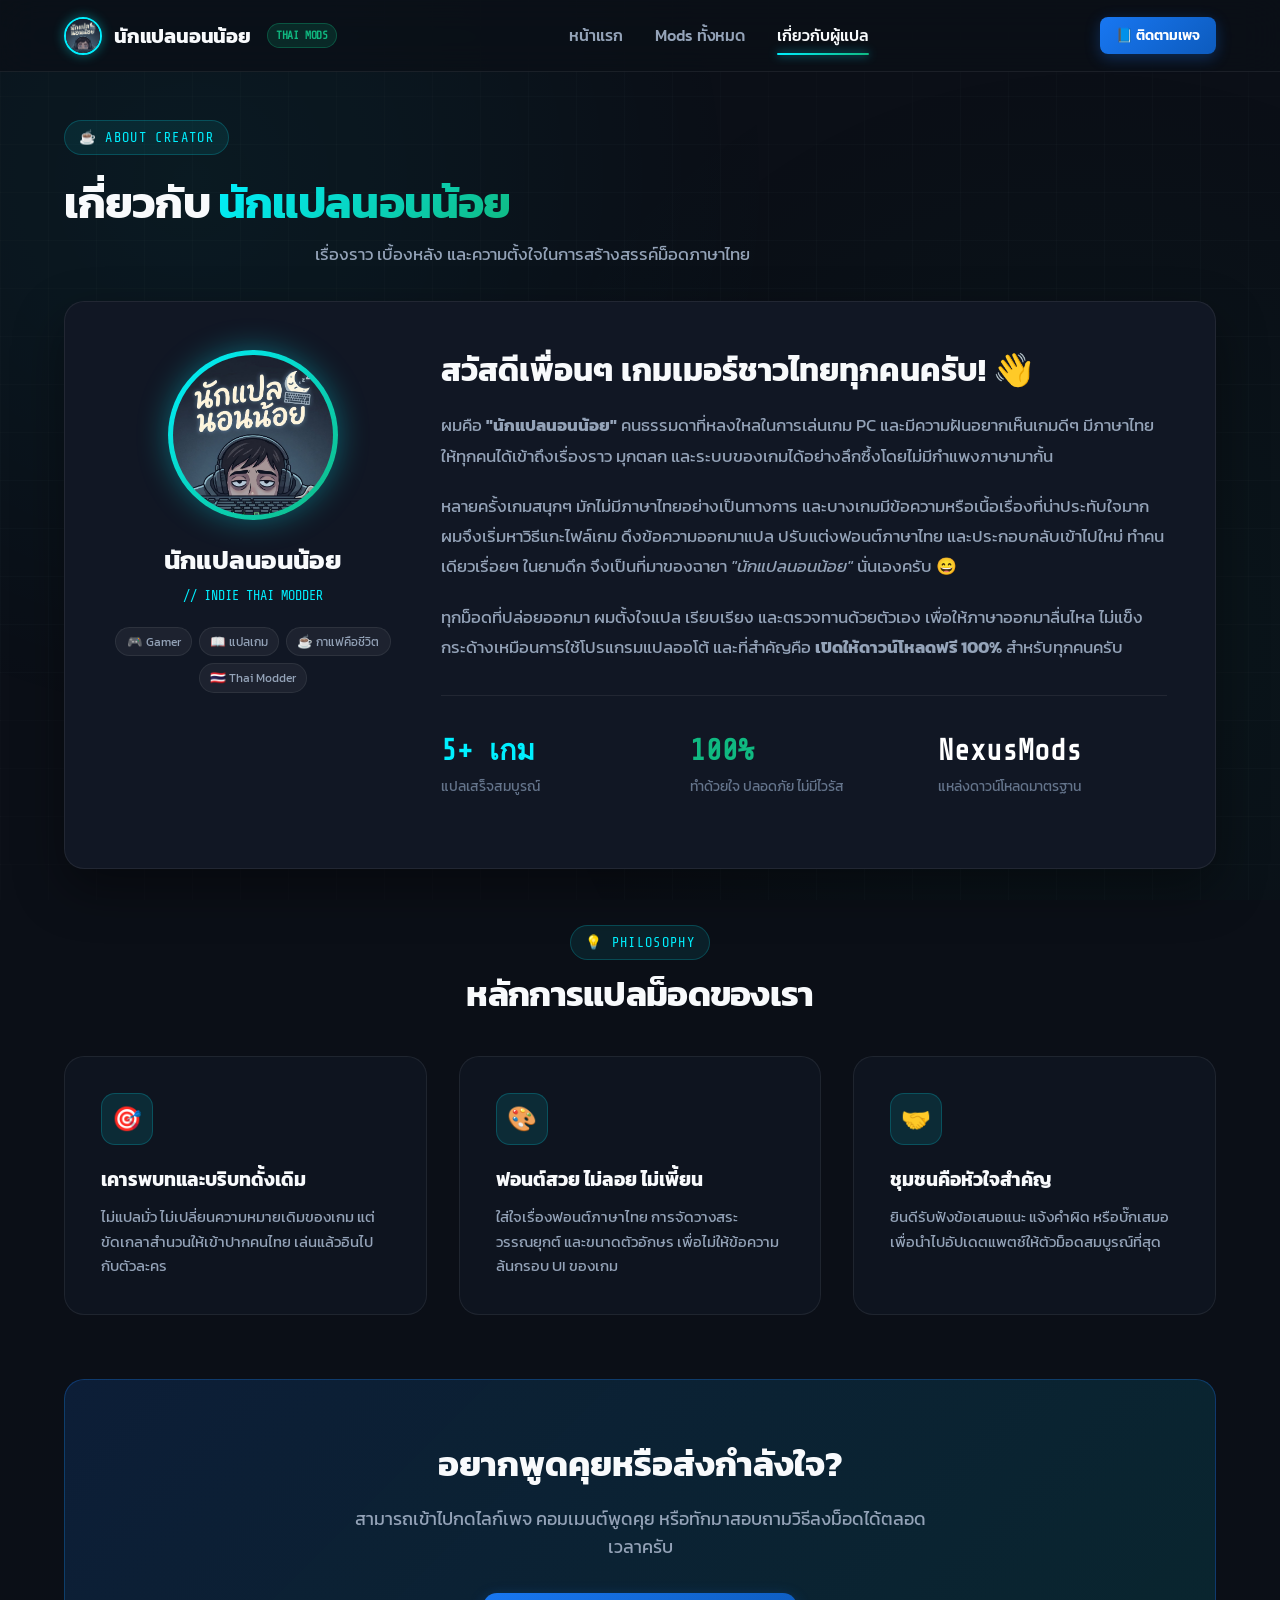
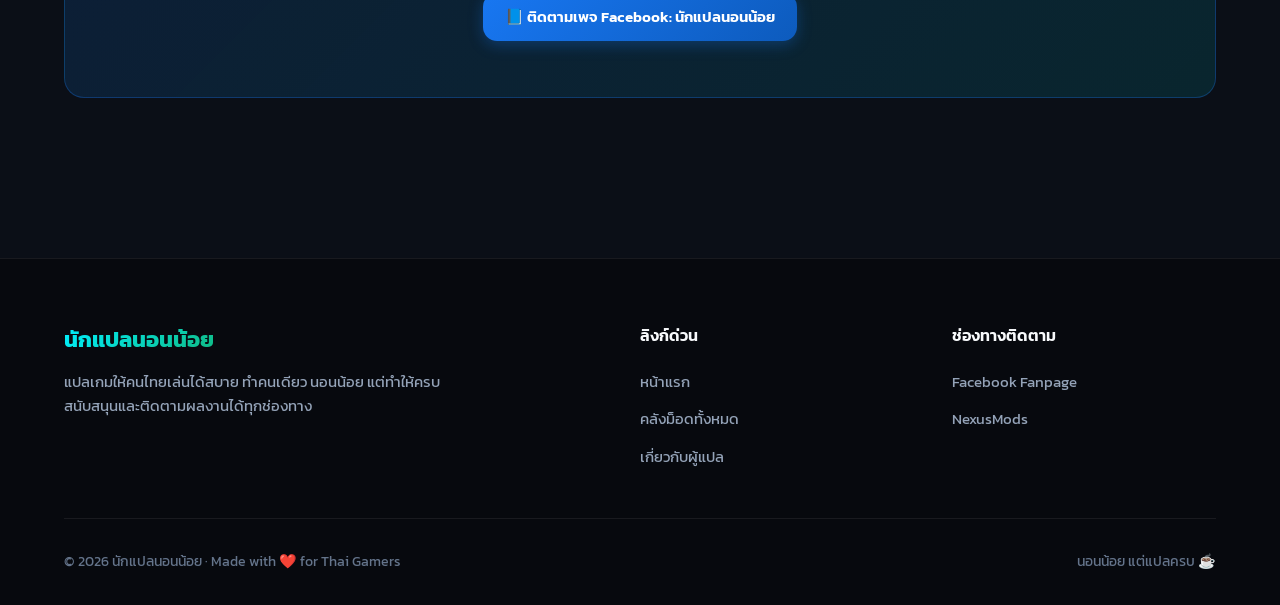
<file: about.html>
<!doctype html>
<html lang="th">
<head>
  <meta charset="UTF-8">
  <meta name="viewport" content="width=device-width, initial-scale=1">
  <title>เกี่ยวกับผู้แปล | นักแปลนอนน้อย</title>
  <meta name="description" content="ทำความรู้จักกับ นักแปลนอนน้อย — ผู้แปลม็อดภาษาไทยสำหรับเกม PC ด้วยใจ เพื่อให้คนไทยเล่นเกมได้สนุกขึ้น">
  
  <link rel="preconnect" href="https://fonts.googleapis.com">
  <link rel="preconnect" href="https://fonts.gstatic.com" crossorigin>
  <link href="https://fonts.googleapis.com/css2?family=Kanit:ital,wght@0,300;0,400;0,500;0,600;0,700;1,400&family=Share+Tech+Mono&display=swap" rel="stylesheet">
  
  <style>
    img { max-width: 100%; height: auto; }
    .brand-avatar { width: 38px !important; height: 38px !important; border-radius: 50% !important; object-fit: cover !important; }
  </style>
  <link rel="stylesheet" href="assets/style.css?v=3.0">
  <style>
    .about-profile-card {
      background: var(--bg-surface);
      border: 1px solid var(--border-subtle);
      border-radius: var(--radius-lg);
      padding: 3rem;
      display: grid;
      grid-template-columns: 280px 1fr;
      gap: 3rem;
      align-items: flex-start;
      margin-bottom: 3.5rem;
      box-shadow: 0 20px 50px rgba(0,0,0,0.4);
    }
    .about-avatar-col {
      text-align: center;
    }
    .about-avatar-img {
      width: 170px;
      height: 170px;
      border-radius: 50%;
      margin: 0 auto 1.25rem;
      padding: 5px;
      background: var(--accent-gradient);
      box-shadow: 0 0 30px rgba(0, 240, 255, 0.35);
      object-fit: cover;
    }
    .about-name {
      font-size: 1.6rem;
      font-weight: 700;
      margin-bottom: 0.25rem;
    }
    .about-title-tag {
      font-family: var(--font-mono);
      font-size: 0.85rem;
      color: var(--accent-cyan);
      margin-bottom: 1.25rem;
    }
    .about-badges-group {
      display: flex;
      flex-wrap: wrap;
      justify-content: center;
      gap: 0.4rem;
    }
    .about-tag-pill {
      font-size: 0.78rem;
      background: rgba(255, 255, 255, 0.05);
      border: 1px solid var(--border-subtle);
      padding: 0.25rem 0.65rem;
      border-radius: var(--radius-full);
      color: var(--text-secondary);
    }
    .about-content-col h2 {
      font-size: 2rem;
      font-weight: 700;
      margin-bottom: 1.25rem;
      line-height: 1.3;
    }
    .about-content-col p {
      font-size: 1.05rem;
      color: var(--text-secondary);
      line-height: 1.8;
      margin-bottom: 1.25rem;
    }
    .about-stats-grid {
      display: grid;
      grid-template-columns: repeat(3, 1fr);
      gap: 1.25rem;
      margin-top: 2rem;
      padding-top: 2rem;
      border-top: 1px solid var(--border-subtle);
    }
    @media (max-width: 850px) {
      .about-profile-card {
        grid-template-columns: 1fr;
        padding: 2rem;
        gap: 2rem;
      }
      .about-stats-grid {
        grid-template-columns: 1fr;
        text-align: center;
      }
    }
  </style>
</head>
<body>

  <div class="bg-mesh" aria-hidden="true"></div>

  <!-- Navbar -->
  <nav id="navbar">
    <div class="container nav-container">
      <a href="index.html" class="nav-brand">
        <img src="assets/profile.png" alt="นักแปลนอนน้อย" class="brand-avatar" width="38" height="38">
        <span>นักแปลนอนน้อย</span>
        <span class="brand-badge">THAI MODS</span>
      </a>

      <button class="hamburger-btn" id="hamburger" aria-label="เปิดเมนู" aria-expanded="false">
        ☰
      </button>

      <ul class="nav-menu" id="nav-menu">
        <li><a href="index.html" class="nav-link">หน้าแรก</a></li>
        <li><a href="mods.html" class="nav-link">Mods ทั้งหมด</a></li>
        <li><a href="about.html" class="nav-link active">เกี่ยวกับผู้แปล</a></li>
      </ul>

      <div class="nav-actions">
        <a href="https://www.facebook.com/profile.php?id=61592087018204&locale=th_TH" target="_blank" rel="noopener" class="btn btn-facebook btn-sm">
          📘 ติดตามเพจ
        </a>
      </div>
    </div>
  </nav>

  <!-- Page Header -->
  <header class="hero-section" style="padding-top: calc(var(--nav-height) + 3rem); padding-bottom: 2rem;">
    <div class="container text-center">
      <span class="section-tag">☕ ABOUT CREATOR</span>
      <h1 class="section-title" style="font-size: 2.75rem; margin-top: 0.5rem;">
        เกี่ยวกับ <span class="gradient-text">นักแปลนอนน้อย</span>
      </h1>
      <p class="section-desc" style="margin: 0.75rem auto 0;">
        เรื่องราว เบื้องหลัง และความตั้งใจในการสร้างสรรค์ม็อดภาษาไทย
      </p>
    </div>
  </header>

  <!-- Profile Section -->
  <section class="section" style="padding-top: 0;">
    <div class="container">
      
      <div class="about-profile-card">
        <div class="about-avatar-col">
          <img src="assets/profile.png" alt="นักแปลนอนน้อย" class="about-avatar-img">
          <h2 class="about-name">นักแปลนอนน้อย</h2>
          <p class="about-title-tag">// INDIE THAI MODDER</p>
          <div class="about-badges-group">
            <span class="about-tag-pill">🎮 Gamer</span>
            <span class="about-tag-pill">📖 แปลเกม</span>
            <span class="about-tag-pill">☕ กาแฟคือชีวิต</span>
            <span class="about-tag-pill">🇹🇭 Thai Modder</span>
          </div>
        </div>

        <div class="about-content-col">
          <h2>สวัสดีเพื่อนๆ เกมเมอร์ชาวไทยทุกคนครับ! 👋</h2>
          <p>
            ผมคือ <strong>"นักแปลนอนน้อย"</strong> คนธรรมดาที่หลงใหลในการเล่นเกม PC และมีความฝันอยากเห็นเกมดีๆ มีภาษาไทยให้ทุกคนได้เข้าถึงเรื่องราว มุกตลก และระบบของเกมได้อย่างลึกซึ้งโดยไม่มีกำแพงภาษามากั้น
          </p>
          <p>
            หลายครั้งเกมสนุกๆ มักไม่มีภาษาไทยอย่างเป็นทางการ และบางเกมมีข้อความหรือเนื้อเรื่องที่น่าประทับใจมาก ผมจึงเริ่มหาวิธีแกะไฟล์เกม ดึงข้อความออกมาแปล ปรับแต่งฟอนต์ภาษาไทย และประกอบกลับเข้าไปใหม่ ทำคนเดียวเรื่อยๆ ในยามดึก จึงเป็นที่มาของฉายา <em>"นักแปลนอนน้อย"</em> นั่นเองครับ 😄
          </p>
          <p>
            ทุกม็อดที่ปล่อยออกมา ผมตั้งใจแปล เรียบเรียง และตรวจทานด้วยตัวเอง เพื่อให้ภาษาออกมาลื่นไหล ไม่แข็งกระด้างเหมือนการใช้โปรแกรมแปลออโต้ และที่สำคัญคือ <strong>เปิดให้ดาวน์โหลดฟรี 100%</strong> สำหรับทุกคนครับ
          </p>

          <div class="about-stats-grid">
            <div>
              <h4 style="font-size: 1.8rem; font-family: var(--font-mono); color: var(--accent-cyan); font-weight: 700;">5+ เกม</h4>
              <p style="font-size: 0.9rem; color: var(--text-muted);">แปลเสร็จสมบูรณ์</p>
            </div>
            <div>
              <h4 style="font-size: 1.8rem; font-family: var(--font-mono); color: var(--accent-emerald); font-weight: 700;">100%</h4>
              <p style="font-size: 0.9rem; color: var(--text-muted);">ทำด้วยใจ ปลอดภัย ไม่มีไวรัส</p>
            </div>
            <div>
              <h4 style="font-size: 1.8rem; font-family: var(--font-mono); color: #fff; font-weight: 700;">NexusMods</h4>
              <p style="font-size: 0.9rem; color: var(--text-muted);">แหล่งดาวน์โหลดมาตรฐาน</p>
            </div>
          </div>
        </div>
      </div>

      <!-- Principles Section -->
      <div class="section-header text-center">
        <span class="section-tag">💡 PHILOSOPHY</span>
        <h2 class="section-title">หลักการแปลม็อดของเรา</h2>
      </div>

      <div class="features-grid" style="margin-bottom: 4rem;">
        <div class="feature-box">
          <div class="feature-icon-wrapper">🎯</div>
          <h3 class="feature-title">เคารพบทและบริบทดั้งเดิม</h3>
          <p class="feature-text">ไม่แปลมั่ว ไม่เปลี่ยนความหมายเดิมของเกม แต่ขัดเกลาสำนวนให้เข้าปากคนไทย เล่นแล้วอินไปกับตัวละคร</p>
        </div>

        <div class="feature-box">
          <div class="feature-icon-wrapper">🎨</div>
          <h3 class="feature-title">ฟอนต์สวย ไม่ลอย ไม่เพี้ยน</h3>
          <p class="feature-text">ใส่ใจเรื่องฟอนต์ภาษาไทย การจัดวางสระ วรรณยุกต์ และขนาดตัวอักษร เพื่อไม่ให้ข้อความล้นกรอบ UI ของเกม</p>
        </div>

        <div class="feature-box">
          <div class="feature-icon-wrapper">🤝</div>
          <h3 class="feature-title">ชุมชนคือหัวใจสำคัญ</h3>
          <p class="feature-text">ยินดีรับฟังข้อเสนอแนะ แจ้งคำผิด หรือบั๊กเสมอ เพื่อนำไปอัปเดตแพตช์ให้ตัวม็อดสมบูรณ์ที่สุด</p>
        </div>
      </div>

      <!-- Contact Banner -->
      <div class="community-banner">
        <h2 class="cb-heading">อยากพูดคุยหรือส่งกำลังใจ?</h2>
        <p class="cb-sub">
          สามารถเข้าไปกดไลก์เพจ คอมเมนต์พูดคุย หรือทักมาสอบถามวิธีลงม็อดได้ตลอดเวลาครับ
        </p>
        <a href="https://www.facebook.com/profile.php?id=61592087018204&locale=th_TH" target="_blank" rel="noopener" class="btn btn-facebook">
          📘 ติดตามเพจ Facebook: นักแปลนอนน้อย
        </a>
      </div>

    </div>
  </section>

  <!-- Footer -->
  <footer id="site-footer">
    <div class="container">
      <div class="footer-grid">
        <div>
          <h3 class="footer-brand-title gradient-text">นักแปลนอนน้อย</h3>
          <p class="footer-brand-desc">
            แปลเกมให้คนไทยเล่นได้สบาย ทำคนเดียว นอนน้อย แต่ทำให้ครบ สนับสนุนและติดตามผลงานได้ทุกช่องทาง
          </p>
        </div>
        <div>
          <h4 class="footer-col-title">ลิงก์ด่วน</h4>
          <ul class="footer-links-list">
            <li class="footer-link-item"><a href="index.html">หน้าแรก</a></li>
            <li class="footer-link-item"><a href="mods.html">คลังม็อดทั้งหมด</a></li>
            <li class="footer-link-item"><a href="about.html">เกี่ยวกับผู้แปล</a></li>
          </ul>
        </div>
        <div>
          <h4 class="footer-col-title">ช่องทางติดตาม</h4>
          <ul class="footer-links-list">
            <li class="footer-link-item"><a href="https://www.facebook.com/profile.php?id=61592087018204&locale=th_TH" target="_blank" rel="noopener">Facebook Fanpage</a></li>
            <li class="footer-link-item"><a href="https://www.nexusmods.com" target="_blank" rel="noopener">NexusMods</a></li>
          </ul>
        </div>
      </div>

      <div class="footer-bottom">
        <p>© 2026 นักแปลนอนน้อย · Made with ❤️ for Thai Gamers</p>
        <p>นอนน้อย แต่แปลครบ ☕</p>
      </div>
    </div>
  </footer>

  <!-- Scripts with Cache-Busting -->
  <script src="assets/mods-data.js?v=3.3"></script>
  <script src="assets/script.js?v=3.3"></script>
</body>
</html>
</file>
<file: assets/style.css>
/* ==========================================================================
   นักแปลนอนน้อย (Thai Mod Collection) — Modern Sleek Gaming Dark UI
   ========================================================================== */

:root {
  /* Colors */
  --bg-darkest: #07090e;
  --bg-base: #0b0f17;
  --bg-surface: #111724;
  --bg-card: rgba(17, 23, 36, 0.7);
  --bg-card-hover: rgba(24, 33, 52, 0.85);
  
  --border-subtle: rgba(255, 255, 255, 0.07);
  --border-focus: rgba(0, 240, 255, 0.4);
  
  /* Accents */
  --accent-cyan: #00f0ff;
  --accent-emerald: #10b981;
  --accent-neon: #39ff14;
  --accent-purple: #8b5cf6;
  --accent-gradient: linear-gradient(135deg, #00f0ff 0%, #10b981 100%);
  --accent-glow: 0 0 25px rgba(0, 240, 255, 0.25);
  --emerald-glow: 0 0 25px rgba(16, 185, 129, 0.25);
  
  /* Text */
  --text-primary: #f8fafc;
  --text-secondary: #94a3b8;
  --text-muted: #64748b;
  
  /* Typography */
  --font-thai: 'Kanit', -apple-system, BlinkMacSystemFont, sans-serif;
  --font-mono: 'Share Tech Mono', monospace;
  
  /* Layout */
  --nav-height: 72px;
  --container-width: 1200px;
  --radius-sm: 8px;
  --radius-md: 14px;
  --radius-lg: 20px;
  --radius-full: 9999px;
  
  --transition-fast: 0.2s cubic-bezier(0.4, 0, 0.2, 1);
  --transition-smooth: 0.35s cubic-bezier(0.16, 1, 0.3, 1);
}

/* ---------------- CSS Reset & Base ---------------- */
*, *::before, *::after {
  box-sizing: border-box;
  margin: 0;
  padding: 0;
}

html {
  scroll-behavior: smooth;
  font-size: 16px;
  color-scheme: dark;
}

body {
  font-family: var(--font-thai);
  background-color: var(--bg-base);
  color: var(--text-primary);
  line-height: 1.6;
  min-height: 100vh;
  overflow-x: hidden;
  position: relative;
  -webkit-font-smoothing: antialiased;
}

/* Background Cyber Grid / Ambient Glow */
.bg-mesh {
  position: fixed;
  inset: 0;
  pointer-events: none;
  z-index: -1;
  background-image: 
    radial-gradient(circle at 15% 20%, rgba(0, 240, 255, 0.06) 0%, transparent 45%),
    radial-gradient(circle at 85% 70%, rgba(16, 185, 129, 0.05) 0%, transparent 50%),
    linear-gradient(rgba(255, 255, 255, 0.015) 1px, transparent 1px),
    linear-gradient(90deg, rgba(255, 255, 255, 0.015) 1px, transparent 1px);
  background-size: 100% 100%, 100% 100%, 48px 48px, 48px 48px;
  opacity: 0.9;
}

/* Custom Scrollbar */
::-webkit-scrollbar {
  width: 8px;
}
::-webkit-scrollbar-track {
  background: var(--bg-darkest);
}
::-webkit-scrollbar-thumb {
  background: #1e293b;
  border-radius: var(--radius-full);
}
::-webkit-scrollbar-thumb:hover {
  background: var(--accent-cyan);
}

/* Utilities */
.container {
  width: 100%;
  max-width: var(--container-width);
  margin-left: auto;
  margin-right: auto;
  padding-left: 1.5rem;
  padding-right: 1.5rem;
}

a {
  color: inherit;
  text-decoration: none;
  transition: var(--transition-fast);
}

img {
  max-width: 100%;
  height: auto;
  display: block;
}

/* ---------------- Typography & Accents ---------------- */
.gradient-text {
  background: var(--accent-gradient);
  -webkit-background-clip: text;
  -webkit-text-fill-color: transparent;
  display: inline-block;
}

.neon-cyan {
  color: var(--accent-cyan);
  text-shadow: 0 0 12px rgba(0, 240, 255, 0.5);
}

.neon-emerald {
  color: var(--accent-emerald);
  text-shadow: 0 0 12px rgba(16, 185, 129, 0.5);
}

/* Section Header */
.section-header {
  margin-bottom: 2.5rem;
  text-align: left;
}
.section-header.text-center {
  text-align: center;
}
.section-tag {
  display: inline-flex;
  align-items: center;
  gap: 0.5rem;
  font-family: var(--font-mono);
  font-size: 0.85rem;
  letter-spacing: 0.1em;
  text-transform: uppercase;
  color: var(--accent-cyan);
  background: rgba(0, 240, 255, 0.08);
  border: 1px solid rgba(0, 240, 255, 0.2);
  padding: 0.35rem 0.85rem;
  border-radius: var(--radius-full);
  margin-bottom: 0.75rem;
}
.section-title {
  font-size: 2.2rem;
  font-weight: 700;
  letter-spacing: -0.02em;
  line-height: 1.25;
}
.section-desc {
  font-size: 1.05rem;
  color: var(--text-secondary);
  max-width: 650px;
  margin-top: 0.5rem;
}
.text-center .section-desc {
  margin-left: auto;
  margin-right: auto;
}

/* ---------------- Navigation Bar ---------------- */
#navbar {
  position: fixed;
  top: 0;
  left: 0;
  right: 0;
  height: var(--nav-height);
  background: rgba(11, 15, 23, 0.8);
  backdrop-filter: blur(20px);
  -webkit-backdrop-filter: blur(20px);
  border-bottom: 1px solid var(--border-subtle);
  z-index: 1000;
  transition: var(--transition-smooth);
}
#navbar.scrolled {
  background: rgba(7, 9, 14, 0.95);
  border-bottom-color: rgba(0, 240, 255, 0.15);
  box-shadow: 0 10px 30px rgba(0, 0, 0, 0.4);
}

.nav-container {
  height: 100%;
  display: flex;
  align-items: center;
  justify-content: space-between;
}

.nav-brand {
  display: flex;
  align-items: center;
  gap: 0.75rem;
  font-weight: 700;
  font-size: 1.25rem;
  letter-spacing: -0.01em;
}
.brand-avatar {
  width: 38px;
  height: 38px;
  border-radius: var(--radius-full);
  border: 2px solid var(--accent-cyan);
  box-shadow: 0 0 12px rgba(0, 240, 255, 0.4);
  object-fit: cover;
}
.brand-badge {
  font-family: var(--font-mono);
  font-size: 0.7rem;
  padding: 0.15rem 0.5rem;
  border-radius: var(--radius-full);
  background: rgba(16, 185, 129, 0.15);
  color: var(--accent-emerald);
  border: 1px solid rgba(16, 185, 129, 0.3);
  margin-left: 0.25rem;
}

.nav-menu {
  display: flex;
  align-items: center;
  gap: 2rem;
  list-style: none;
}
.nav-link {
  font-weight: 500;
  color: var(--text-secondary);
  position: relative;
  padding: 0.5rem 0;
}
.nav-link:hover, .nav-link.active {
  color: var(--text-primary);
}
.nav-link.active::after {
  content: '';
  position: absolute;
  bottom: 0;
  left: 0;
  width: 100%;
  height: 2px;
  background: var(--accent-gradient);
  border-radius: var(--radius-full);
  box-shadow: 0 0 10px rgba(0, 240, 255, 0.8);
}

.nav-actions {
  display: flex;
  align-items: center;
  gap: 1rem;
}

.hamburger-btn {
  display: none;
  background: none;
  border: none;
  color: var(--text-primary);
  font-size: 1.5rem;
  cursor: pointer;
  padding: 0.5rem;
}

/* ---------------- Buttons ---------------- */
.btn {
  display: inline-flex;
  align-items: center;
  justify-content: center;
  gap: 0.6rem;
  font-weight: 600;
  font-size: 0.95rem;
  padding: 0.75rem 1.4rem;
  border-radius: var(--radius-md);
  cursor: pointer;
  border: none;
  transition: var(--transition-smooth);
  white-space: nowrap;
}

.btn-primary {
  background: var(--accent-gradient);
  color: #050b14;
  box-shadow: 0 4px 20px rgba(0, 240, 255, 0.3);
}
.btn-primary:hover {
  transform: translateY(-2px);
  box-shadow: 0 8px 25px rgba(0, 240, 255, 0.45);
}

.btn-secondary {
  background: rgba(255, 255, 255, 0.06);
  color: var(--text-primary);
  border: 1px solid var(--border-subtle);
  backdrop-filter: blur(8px);
}
.btn-secondary:hover {
  background: rgba(255, 255, 255, 0.12);
  border-color: rgba(255, 255, 255, 0.2);
  transform: translateY(-2px);
}

.btn-facebook {
  background: linear-gradient(135deg, #1877f2 0%, #0d5bbd 100%);
  color: #fff;
  box-shadow: 0 4px 15px rgba(24, 119, 242, 0.3);
}
.btn-facebook:hover {
  transform: translateY(-2px);
  box-shadow: 0 8px 25px rgba(24, 119, 242, 0.5);
}

.btn-sm {
  padding: 0.5rem 1rem;
  font-size: 0.85rem;
  border-radius: var(--radius-sm);
}

.btn-icon {
  width: 42px;
  height: 42px;
  padding: 0;
  border-radius: var(--radius-md);
}

/* ---------------- Hero Section ---------------- */
.hero-section {
  padding-top: calc(var(--nav-height) + 4rem);
  padding-bottom: 5rem;
  position: relative;
  overflow: hidden;
}

.hero-grid {
  display: grid;
  grid-template-columns: 1.1fr 0.9fr;
  align-items: center;
  gap: 3.5rem;
}

.hero-status-pill {
  display: inline-flex;
  align-items: center;
  gap: 0.6rem;
  background: rgba(16, 185, 129, 0.1);
  border: 1px solid rgba(16, 185, 129, 0.25);
  color: #34d399;
  padding: 0.4rem 1rem;
  border-radius: var(--radius-full);
  font-size: 0.85rem;
  font-weight: 500;
  margin-bottom: 1.5rem;
}
.pulse-dot {
  width: 8px;
  height: 8px;
  background: var(--accent-emerald);
  border-radius: 50%;
  box-shadow: 0 0 10px var(--accent-emerald);
  animation: pulseAnimation 2s infinite;
}
@keyframes pulseAnimation {
  0% { transform: scale(0.95); box-shadow: 0 0 0 0 rgba(16, 185, 129, 0.7); }
  70% { transform: scale(1); box-shadow: 0 0 0 8px rgba(16, 185, 129, 0); }
  100% { transform: scale(0.95); box-shadow: 0 0 0 0 rgba(16, 185, 129, 0); }
}

.hero-heading {
  font-size: 3.25rem;
  font-weight: 700;
  line-height: 1.15;
  letter-spacing: -0.03em;
  margin-bottom: 1.25rem;
}

.hero-subheading {
  font-size: 1.15rem;
  color: var(--text-secondary);
  line-height: 1.7;
  margin-bottom: 2rem;
  max-width: 540px;
}

.hero-buttons {
  display: flex;
  flex-wrap: wrap;
  gap: 1rem;
  margin-bottom: 3rem;
}

/* Stats Row */
.hero-stats-row {
  display: grid;
  grid-template-columns: repeat(3, 1fr);
  gap: 1.5rem;
  padding-top: 2rem;
  border-top: 1px solid var(--border-subtle);
}
.stat-item {
  display: flex;
  flex-direction: column;
}
.stat-number {
  font-size: 2rem;
  font-weight: 700;
  color: var(--text-primary);
  font-family: var(--font-mono);
  display: flex;
  align-items: center;
  gap: 0.2rem;
}
.stat-label {
  font-size: 0.85rem;
  color: var(--text-muted);
}

/* Hero Visual / Avatar Showcase */
.hero-visual {
  position: relative;
  display: flex;
  justify-content: center;
}
.avatar-card-wrapper {
  position: relative;
  width: 100%;
  max-width: 400px;
}
.avatar-glow-backdrop {
  position: absolute;
  inset: -15px;
  background: radial-gradient(circle, rgba(0, 240, 255, 0.2) 0%, rgba(16, 185, 129, 0.15) 50%, transparent 75%);
  filter: blur(35px);
  z-index: 0;
  border-radius: 50%;
}
.avatar-glass-card {
  position: relative;
  background: var(--bg-card);
  backdrop-filter: blur(20px);
  border: 1px solid rgba(255, 255, 255, 0.12);
  border-radius: var(--radius-lg);
  padding: 2.25rem;
  text-align: center;
  z-index: 1;
  box-shadow: 0 20px 50px rgba(0, 0, 0, 0.5);
  transition: var(--transition-smooth);
}
.avatar-glass-card:hover {
  transform: translateY(-5px);
  border-color: rgba(0, 240, 255, 0.3);
  box-shadow: 0 25px 60px rgba(0, 0, 0, 0.6), 0 0 30px rgba(0, 240, 255, 0.15);
}
.avatar-image-frame {
  width: 140px;
  height: 140px;
  margin: 0 auto 1.5rem;
  border-radius: 50%;
  padding: 5px;
  background: var(--accent-gradient);
  box-shadow: 0 0 25px rgba(0, 240, 255, 0.4);
}
.avatar-image-frame img {
  width: 100%;
  height: 100%;
  border-radius: 50%;
  object-fit: cover;
  background: var(--bg-darkest);
}
.avatar-name {
  font-size: 1.45rem;
  font-weight: 700;
  margin-bottom: 0.25rem;
}
.avatar-role {
  font-size: 0.9rem;
  color: var(--accent-cyan);
  font-family: var(--font-mono);
  margin-bottom: 1rem;
}
.avatar-bio-pill {
  display: inline-block;
  font-size: 0.85rem;
  color: var(--text-secondary);
  background: rgba(255, 255, 255, 0.04);
  padding: 0.4rem 0.9rem;
  border-radius: var(--radius-full);
}

/* ---------------- Spotlight / Featured Mod ---------------- */
.section {
  padding: 5rem 0;
  position: relative;
}

.featured-mod-box {
  background: linear-gradient(145deg, rgba(20, 28, 44, 0.8) 0%, rgba(12, 17, 27, 0.9) 100%);
  border: 1px solid rgba(0, 240, 255, 0.25);
  border-radius: var(--radius-lg);
  overflow: hidden;
  box-shadow: 0 20px 50px rgba(0, 0, 0, 0.4), 0 0 30px rgba(0, 240, 255, 0.08);
  display: grid;
  grid-template-columns: 1fr 1.1fr;
  transition: var(--transition-smooth);
}
.featured-mod-box:hover {
  border-color: rgba(0, 240, 255, 0.45);
  box-shadow: 0 25px 60px rgba(0, 0, 0, 0.5), 0 0 40px rgba(0, 240, 255, 0.15);
}

.fm-content {
  padding: 3rem;
  display: flex;
  flex-direction: column;
  justify-content: center;
}
.fm-badge-row {
  display: flex;
  align-items: center;
  gap: 0.6rem;
  margin-bottom: 1.25rem;
}
.badge-featured {
  background: var(--accent-gradient);
  color: #050b14;
  font-size: 0.75rem;
  font-weight: 700;
  letter-spacing: 0.08em;
  padding: 0.25rem 0.7rem;
  border-radius: var(--radius-full);
  text-transform: uppercase;
}
.badge-version {
  font-family: var(--font-mono);
  font-size: 0.8rem;
  color: var(--text-secondary);
  background: rgba(255, 255, 255, 0.06);
  padding: 0.25rem 0.65rem;
  border-radius: var(--radius-full);
}
.fm-game-title {
  font-size: 0.95rem;
  color: var(--accent-cyan);
  font-family: var(--font-mono);
  margin-bottom: 0.4rem;
}
.fm-title {
  font-size: 1.9rem;
  font-weight: 700;
  line-height: 1.3;
  margin-bottom: 1rem;
}
.fm-desc {
  font-size: 1rem;
  color: var(--text-secondary);
  line-height: 1.6;
  margin-bottom: 1.75rem;
}
.fm-highlights-list {
  list-style: none;
  display: grid;
  grid-template-columns: 1fr 1fr;
  gap: 0.6rem;
  margin-bottom: 2rem;
}
.fm-highlights-list li {
  font-size: 0.9rem;
  color: var(--text-primary);
  display: flex;
  align-items: center;
  gap: 0.5rem;
}
.fm-highlights-list li::before {
  content: '✓';
  color: var(--accent-emerald);
  font-weight: bold;
}
.fm-actions {
  display: flex;
  flex-wrap: wrap;
  gap: 1rem;
}

.fm-visual {
  position: relative;
  overflow: hidden;
  min-height: 350px;
  background: #000;
}
.fm-visual img {
  width: 100%;
  height: 100%;
  object-fit: cover;
  transition: transform 0.6s cubic-bezier(0.16, 1, 0.3, 1);
}
.featured-mod-box:hover .fm-visual img {
  transform: scale(1.04);
}
.fm-visual::after {
  content: '';
  position: absolute;
  inset: 0;
  background: linear-gradient(90deg, rgba(12, 17, 27, 0.9) 0%, transparent 40%);
  pointer-events: none;
}

/* ---------------- Mods Grid & Filter ---------------- */
.filter-search-container {
  display: flex;
  flex-wrap: wrap;
  align-items: center;
  justify-content: space-between;
  gap: 1.25rem;
  margin-bottom: 2.5rem;
  background: var(--bg-surface);
  border: 1px solid var(--border-subtle);
  padding: 0.85rem 1.25rem;
  border-radius: var(--radius-lg);
}

.search-input-box {
  position: relative;
  flex: 1;
  min-width: 260px;
}
.search-icon {
  position: absolute;
  left: 1rem;
  top: 50%;
  transform: translateY(-50%);
  color: var(--text-muted);
  pointer-events: none;
}
.search-input {
  width: 100%;
  background: rgba(255, 255, 255, 0.04);
  border: 1px solid var(--border-subtle);
  border-radius: var(--radius-full);
  padding: 0.65rem 1rem 0.65rem 2.6rem;
  font-family: var(--font-thai);
  font-size: 0.95rem;
  color: var(--text-primary);
  outline: none;
  transition: var(--transition-fast);
}
.search-input:focus {
  border-color: var(--accent-cyan);
  background: rgba(255, 255, 255, 0.08);
  box-shadow: 0 0 15px rgba(0, 240, 255, 0.2);
}

.filter-pills {
  display: flex;
  flex-wrap: wrap;
  gap: 0.5rem;
}
.filter-pill {
  background: transparent;
  border: 1px solid var(--border-subtle);
  color: var(--text-secondary);
  font-family: var(--font-thai);
  font-size: 0.88rem;
  font-weight: 500;
  padding: 0.45rem 1rem;
  border-radius: var(--radius-full);
  cursor: pointer;
  transition: var(--transition-fast);
}
.filter-pill:hover {
  color: var(--text-primary);
  border-color: rgba(255, 255, 255, 0.2);
}
.filter-pill.active {
  background: rgba(0, 240, 255, 0.12);
  color: var(--accent-cyan);
  border-color: var(--accent-cyan);
  box-shadow: 0 0 15px rgba(0, 240, 255, 0.2);
}

/* Mod Card Grid */
.mods-grid-layout {
  display: grid;
  grid-template-columns: repeat(auto-fill, minmax(340px, 1fr));
  gap: 2rem;
}

.mod-card {
  background: var(--bg-card);
  border: 1px solid var(--border-subtle);
  border-radius: var(--radius-lg);
  overflow: hidden;
  display: flex;
  flex-direction: column;
  transition: var(--transition-smooth);
  backdrop-filter: blur(12px);
  position: relative;
}
.mod-card:hover {
  transform: translateY(-6px);
  background: var(--bg-card-hover);
  border-color: rgba(0, 240, 255, 0.35);
  box-shadow: 0 20px 40px rgba(0, 0, 0, 0.45), 0 0 25px rgba(0, 240, 255, 0.1);
}

.mc-thumb {
  position: relative;
  width: 100%;
  height: 200px;
  overflow: hidden;
  background: #000;
}
.mc-thumb img {
  width: 100%;
  height: 100%;
  object-fit: cover;
  transition: transform 0.5s cubic-bezier(0.16, 1, 0.3, 1);
}
.mod-card:hover .mc-thumb img {
  transform: scale(1.05);
}
.mc-badges-overlay {
  position: absolute;
  top: 1rem;
  left: 1rem;
  right: 1rem;
  display: flex;
  justify-content: space-between;
  align-items: center;
  pointer-events: none;
}
.mc-badge-ver {
  background: rgba(11, 15, 23, 0.85);
  backdrop-filter: blur(8px);
  color: var(--accent-cyan);
  font-family: var(--font-mono);
  font-size: 0.75rem;
  font-weight: 700;
  padding: 0.25rem 0.6rem;
  border-radius: var(--radius-sm);
  border: 1px solid rgba(0, 240, 255, 0.3);
}

.mc-body {
  padding: 1.5rem;
  flex: 1;
  display: flex;
  flex-direction: column;
}
.mc-game-name {
  font-family: var(--font-mono);
  font-size: 0.85rem;
  color: var(--accent-cyan);
  margin-bottom: 0.4rem;
}
.mc-mod-title {
  font-size: 1.25rem;
  font-weight: 700;
  line-height: 1.35;
  margin-bottom: 0.75rem;
}
.mc-desc-text {
  font-size: 0.92rem;
  color: var(--text-secondary);
  line-height: 1.6;
  margin-bottom: 1.25rem;
  display: -webkit-box;
  -webkit-line-clamp: 3;
  -webkit-box-orient: vertical;
  overflow: hidden;
}

.mc-tag-list {
  display: flex;
  flex-wrap: wrap;
  gap: 0.4rem;
  margin-top: auto;
  margin-bottom: 1.25rem;
}
.mc-tag-item {
  font-size: 0.75rem;
  color: var(--text-muted);
  background: rgba(255, 255, 255, 0.04);
  padding: 0.2rem 0.55rem;
  border-radius: var(--radius-sm);
  border: 1px solid rgba(255, 255, 255, 0.06);
}

.mc-footer-actions {
  display: flex;
  align-items: center;
  gap: 0.75rem;
  padding-top: 1rem;
  border-top: 1px solid var(--border-subtle);
}

/* Coming Soon Card */
.card-coming-soon {
  border-style: dashed;
  border-color: rgba(255, 255, 255, 0.15);
  background: rgba(17, 23, 36, 0.3);
  display: flex;
  align-items: center;
  justify-content: center;
  text-align: center;
  padding: 3rem 2rem;
  min-height: 380px;
}
.cs-icon {
  font-size: 2.5rem;
  margin-bottom: 1rem;
  animation: floatAnim 3s ease-in-out infinite;
}
@keyframes floatAnim {
  0%, 100% { transform: translateY(0); }
  50% { transform: translateY(-8px); }
}

/* ---------------- Features / Why Us Section ---------------- */
.features-grid {
  display: grid;
  grid-template-columns: repeat(auto-fit, minmax(280px, 1fr));
  gap: 2rem;
}
.feature-box {
  background: var(--bg-card);
  border: 1px solid var(--border-subtle);
  border-radius: var(--radius-lg);
  padding: 2.25rem;
  transition: var(--transition-smooth);
}
.feature-box:hover {
  transform: translateY(-5px);
  border-color: rgba(0, 240, 255, 0.3);
  box-shadow: 0 15px 35px rgba(0, 0, 0, 0.3);
}
.feature-icon-wrapper {
  width: 52px;
  height: 52px;
  border-radius: var(--radius-md);
  background: rgba(0, 240, 255, 0.1);
  border: 1px solid rgba(0, 240, 255, 0.2);
  display: flex;
  align-items: center;
  justify-content: center;
  font-size: 1.5rem;
  margin-bottom: 1.25rem;
}
.feature-title {
  font-size: 1.2rem;
  font-weight: 700;
  margin-bottom: 0.6rem;
}
.feature-text {
  font-size: 0.95rem;
  color: var(--text-secondary);
  line-height: 1.6;
}

/* ---------------- Community Banner ---------------- */
.community-banner {
  background: linear-gradient(135deg, rgba(24, 119, 242, 0.15) 0%, rgba(0, 240, 255, 0.1) 100%);
  border: 1px solid rgba(24, 119, 242, 0.3);
  border-radius: var(--radius-lg);
  padding: 3.5rem 2rem;
  text-align: center;
  position: relative;
  overflow: hidden;
}
.cb-heading {
  font-size: 2.2rem;
  font-weight: 700;
  margin-bottom: 0.75rem;
}
.cb-sub {
  font-size: 1.1rem;
  color: var(--text-secondary);
  max-width: 600px;
  margin: 0 auto 2rem;
}

/* ---------------- Interactive Modal ---------------- */
.modal-overlay {
  position: fixed;
  inset: 0;
  background: rgba(5, 8, 14, 0.85);
  backdrop-filter: blur(16px);
  -webkit-backdrop-filter: blur(16px);
  z-index: 2000;
  display: flex;
  align-items: center;
  justify-content: center;
  padding: 1.5rem;
  opacity: 0;
  pointer-events: none;
  transition: opacity 0.3s ease;
}
.modal-overlay.open {
  opacity: 1;
  pointer-events: auto;
}

.modal-dialog {
  background: var(--bg-surface);
  border: 1px solid rgba(0, 240, 255, 0.25);
  border-radius: var(--radius-lg);
  width: 100%;
  max-width: 780px;
  max-height: 90vh;
  overflow-y: auto;
  box-shadow: 0 25px 60px rgba(0, 0, 0, 0.7), 0 0 35px rgba(0, 240, 255, 0.15);
  position: relative;
  transform: scale(0.95) translateY(20px);
  transition: transform 0.3s cubic-bezier(0.16, 1, 0.3, 1);
}
.modal-overlay.open .modal-dialog {
  transform: scale(1) translateY(0);
}

.modal-close-btn {
  position: absolute;
  top: 1.25rem;
  right: 1.25rem;
  width: 38px;
  height: 38px;
  border-radius: 50%;
  background: rgba(255, 255, 255, 0.1);
  border: 1px solid var(--border-subtle);
  color: #fff;
  font-size: 1.25rem;
  display: flex;
  align-items: center;
  justify-content: center;
  cursor: pointer;
  z-index: 10;
  transition: var(--transition-fast);
}
.modal-close-btn:hover {
  background: rgba(239, 68, 68, 0.8);
  border-color: #ef4444;
}

.modal-hero-cover {
  width: 100%;
  height: 280px;
  position: relative;
  overflow: hidden;
}
.modal-hero-cover img {
  width: 100%;
  height: 100%;
  object-fit: cover;
}
.modal-hero-cover::after {
  content: '';
  position: absolute;
  inset: 0;
  background: linear-gradient(0deg, var(--bg-surface) 0%, transparent 60%);
}

.modal-inner-content {
  padding: 2rem 2.5rem 2.5rem;
}
.modal-game-badge {
  font-family: var(--font-mono);
  font-size: 0.85rem;
  color: var(--accent-cyan);
  margin-bottom: 0.25rem;
}
.modal-title {
  font-size: 1.85rem;
  font-weight: 700;
  margin-bottom: 1rem;
  line-height: 1.3;
}
.modal-meta-row {
  display: flex;
  flex-wrap: wrap;
  gap: 1.25rem;
  font-size: 0.85rem;
  color: var(--text-secondary);
  margin-bottom: 1.75rem;
  padding-bottom: 1.25rem;
  border-bottom: 1px solid var(--border-subtle);
}
.modal-meta-row span {
  display: flex;
  align-items: center;
  gap: 0.4rem;
}

.modal-section-title {
  font-size: 1.1rem;
  font-weight: 700;
  color: var(--text-primary);
  margin-top: 1.5rem;
  margin-bottom: 0.75rem;
  display: flex;
  align-items: center;
  gap: 0.5rem;
}

.modal-highlights {
  list-style: none;
  display: grid;
  grid-template-columns: 1fr 1fr;
  gap: 0.6rem;
  margin-bottom: 1.5rem;
}
.modal-highlights li {
  font-size: 0.92rem;
  color: var(--text-secondary);
  display: flex;
  align-items: flex-start;
  gap: 0.5rem;
}
.modal-highlights li::before {
  content: '✓';
  color: var(--accent-emerald);
  font-weight: bold;
}

.modal-install-steps {
  background: rgba(0, 0, 0, 0.25);
  border: 1px solid var(--border-subtle);
  border-radius: var(--radius-md);
  padding: 1.25rem 1.5rem;
  margin-bottom: 2rem;
  counter-reset: step-counter;
  list-style: none;
}
.modal-install-steps li {
  counter-increment: step-counter;
  font-size: 0.95rem;
  color: var(--text-secondary);
  margin-bottom: 0.75rem;
  display: flex;
  align-items: flex-start;
  gap: 0.75rem;
}
.modal-install-steps li:last-child {
  margin-bottom: 0;
}
.modal-install-steps li::before {
  content: counter(step-counter);
  background: rgba(0, 240, 255, 0.15);
  color: var(--accent-cyan);
  font-family: var(--font-mono);
  font-size: 0.8rem;
  font-weight: 700;
  width: 22px;
  height: 22px;
  border-radius: 50%;
  display: flex;
  align-items: center;
  justify-content: center;
  flex-shrink: 0;
  margin-top: 2px;
}

.modal-download-actions {
  display: flex;
  flex-wrap: wrap;
  gap: 1rem;
  padding-top: 1rem;
  border-top: 1px solid var(--border-subtle);
}

/* ---------------- Footer ---------------- */
#site-footer {
  background: var(--bg-darkest);
  border-top: 1px solid var(--border-subtle);
  padding: 4rem 0 2rem;
  margin-top: 5rem;
}
.footer-grid {
  display: grid;
  grid-template-columns: 2fr 1fr 1fr;
  gap: 3rem;
  margin-bottom: 3rem;
}
.footer-brand-title {
  font-size: 1.35rem;
  font-weight: 700;
  margin-bottom: 0.75rem;
}
.footer-brand-desc {
  font-size: 0.95rem;
  color: var(--text-secondary);
  line-height: 1.6;
  max-width: 380px;
}
.footer-col-title {
  font-size: 1rem;
  font-weight: 600;
  color: var(--text-primary);
  margin-bottom: 1.25rem;
}
.footer-links-list {
  list-style: none;
  display: flex;
  flex-direction: column;
  gap: 0.75rem;
}
.footer-link-item a {
  font-size: 0.92rem;
  color: var(--text-secondary);
}
.footer-link-item a:hover {
  color: var(--accent-cyan);
}
.footer-bottom {
  padding-top: 2rem;
  border-top: 1px solid var(--border-subtle);
  display: flex;
  flex-wrap: wrap;
  align-items: center;
  justify-content: space-between;
  gap: 1rem;
  font-size: 0.88rem;
  color: var(--text-muted);
}

/* ---------------- Mobile Responsive ---------------- */
@media (max-width: 992px) {
  .hero-grid {
    grid-template-columns: 1fr;
    text-align: center;
  }
  .hero-heading {
    font-size: 2.75rem;
  }
  .hero-subheading {
    margin-left: auto;
    margin-right: auto;
  }
  .hero-buttons {
    justify-content: center;
  }
  .hero-stats-row {
    max-width: 500px;
    margin: 0 auto;
  }
  .featured-mod-box {
    grid-template-columns: 1fr;
  }
  .fm-visual {
    order: -1;
    min-height: 250px;
  }
  .fm-content {
    padding: 2rem;
  }
  .fm-visual::after {
    background: linear-gradient(0deg, rgba(12, 17, 27, 0.95) 0%, transparent 50%);
  }
  .footer-grid {
    grid-template-columns: 1fr;
    gap: 2rem;
  }
}

@media (max-width: 768px) {
  .hamburger-btn {
    display: block;
  }
  .nav-menu {
    position: fixed;
    top: var(--nav-height);
    left: 0;
    right: 0;
    background: rgba(11, 15, 23, 0.98);
    backdrop-filter: blur(20px);
    border-bottom: 1px solid var(--border-subtle);
    padding: 1.5rem;
    flex-direction: column;
    gap: 1rem;
    transform: translateY(-150%);
    transition: transform var(--transition-smooth);
  }
  .nav-menu.open {
    transform: translateY(0);
  }
  .hero-heading {
    font-size: 2.2rem;
  }
  .section-title {
    font-size: 1.8rem;
  }
  .mods-grid-layout {
    grid-template-columns: 1fr;
  }
  .modal-inner-content {
    padding: 1.5rem;
  }
  .modal-highlights {
    grid-template-columns: 1fr;
  }
  .fm-highlights-list {
    grid-template-columns: 1fr;
  }
}

/* ---------------- Translation Progress Meter ---------------- */
.mc-progress-box {
  background: rgba(0, 0, 0, 0.4);
  border: 1px solid var(--border-subtle);
  border-radius: var(--radius-md);
  padding: 0.85rem 1rem;
  margin-bottom: 1.25rem;
  transition: var(--transition-fast);
}
.mc-progress-box:hover {
  border-color: rgba(0, 240, 255, 0.25);
  background: rgba(0, 0, 0, 0.55);
}
.mc-progress-header {
  display: flex;
  justify-content: space-between;
  align-items: center;
  margin-bottom: 0.45rem;
  font-size: 0.82rem;
}
.mc-progress-title {
  color: var(--text-secondary);
  font-weight: 500;
  display: flex;
  align-items: center;
  gap: 0.35rem;
}
.mc-progress-pct {
  font-family: var(--font-mono);
  font-weight: 700;
  font-size: 0.92rem;
}
.mc-progress-bar-track {
  width: 100%;
  height: 8px;
  background: rgba(255, 255, 255, 0.08);
  border-radius: var(--radius-full);
  overflow: hidden;
  position: relative;
}
.mc-progress-bar-fill {
  height: 100%;
  border-radius: var(--radius-full);
  transition: width 1s cubic-bezier(0.16, 1, 0.3, 1);
  position: relative;
}
.mc-progress-bar-fill.completed {
  background: linear-gradient(90deg, #10b981 0%, #05ffa1 100%);
  box-shadow: 0 0 12px rgba(16, 185, 129, 0.6);
}
.mc-progress-bar-fill.in-progress {
  background: linear-gradient(90deg, #00f0ff 0%, #3b82f6 100%);
  box-shadow: 0 0 12px rgba(0, 240, 255, 0.6);
  position: relative;
}
.mc-progress-bar-fill.in-progress::after {
  content: '';
  position: absolute;
  top: 0; left: 0; bottom: 0; right: 0;
  background-image: linear-gradient(
    -45deg,
    rgba(255, 255, 255, 0.25) 25%,
    transparent 25%,
    transparent 50%,
    rgba(255, 255, 255, 0.25) 50%,
    rgba(255, 255, 255, 0.25) 75%,
    transparent 75%,
    transparent
  );
  background-size: 16px 16px;
  animation: progressStripes 1.8s linear infinite;
}
@keyframes progressStripes {
  0% { background-position: 0 0; }
  100% { background-position: 32px 0; }
}
.mc-progress-bar-fill.upcoming {
  background: linear-gradient(90deg, #f59e0b 0%, #fbbf24 100%);
  box-shadow: 0 0 10px rgba(245, 158, 11, 0.4);
}
.mc-progress-note {
  font-size: 0.78rem;
  color: var(--text-muted);
  margin-top: 0.45rem;
  line-height: 1.4;
}

/* Status Badges */
.brand-badge.badge-status-completed {
  background: rgba(16, 185, 129, 0.15);
  color: var(--accent-emerald);
  border: 1px solid rgba(16, 185, 129, 0.4);
  box-shadow: 0 0 10px rgba(16, 185, 129, 0.2);
}
.brand-badge.badge-status-wip {
  background: rgba(0, 240, 255, 0.15);
  color: var(--accent-cyan);
  border: 1px solid rgba(0, 240, 255, 0.4);
  box-shadow: 0 0 12px rgba(0, 240, 255, 0.3);
}
.brand-badge.badge-status-upcoming {
  background: rgba(245, 158, 11, 0.15);
  color: #fbbf24;
  border: 1px solid rgba(245, 158, 11, 0.4);
  box-shadow: 0 0 10px rgba(245, 158, 11, 0.2);
}

/* Roadmap Section Showcase on Home */
.roadmap-container-box {
  background: linear-gradient(145deg, rgba(17, 23, 36, 0.85) 0%, rgba(9, 13, 20, 0.95) 100%);
  border: 1px solid rgba(0, 240, 255, 0.25);
  border-radius: var(--radius-lg);
  padding: 3rem;
  margin-top: 1rem;
  margin-bottom: 2rem;
  box-shadow: 0 20px 50px rgba(0, 0, 0, 0.5), 0 0 35px rgba(0, 240, 255, 0.08);
}
.roadmap-cards-grid {
  display: grid;
  grid-template-columns: repeat(auto-fit, minmax(320px, 1fr));
  gap: 2rem;
  margin-top: 2rem;
}
.roadmap-card-item {
  background: rgba(255, 255, 255, 0.03);
  border: 1px solid var(--border-subtle);
  border-radius: var(--radius-md);
  padding: 1.5rem;
  display: flex;
  flex-direction: column;
  transition: var(--transition-smooth);
  backdrop-filter: blur(8px);
}
.roadmap-card-item:hover {
  transform: translateY(-5px);
  border-color: rgba(0, 240, 255, 0.4);
  background: rgba(255, 255, 255, 0.06);
  box-shadow: 0 15px 35px rgba(0, 0, 0, 0.4), 0 0 20px rgba(0, 240, 255, 0.1);
}
.roadmap-thumb-wrap {
  width: 100%;
  height: 170px;
  border-radius: var(--radius-sm);
  overflow: hidden;
  margin-bottom: 1.25rem;
  position: relative;
  background: #000;
}
.roadmap-thumb-wrap img {
  width: 100%;
  height: 100%;
  object-fit: cover;
  transition: transform 0.4s ease;
}
.roadmap-card-item:hover .roadmap-thumb-wrap img {
  transform: scale(1.04);
}
.roadmap-badge-overlay {
  position: absolute;
  top: 0.75rem;
  right: 0.75rem;
}
.roadmap-game-name {
  font-family: var(--font-mono);
  font-size: 0.85rem;
  color: var(--accent-cyan);
  margin-bottom: 0.3rem;
}
.roadmap-item-title {
  font-size: 1.2rem;
  font-weight: 700;
  margin-bottom: 0.6rem;
  line-height: 1.35;
}
.roadmap-item-desc {
  font-size: 0.88rem;
  color: var(--text-secondary);
  line-height: 1.5;
  margin-bottom: 1.25rem;
  display: -webkit-box;
  -webkit-line-clamp: 2;
  -webkit-box-orient: vertical;
  overflow: hidden;
}
</file>
